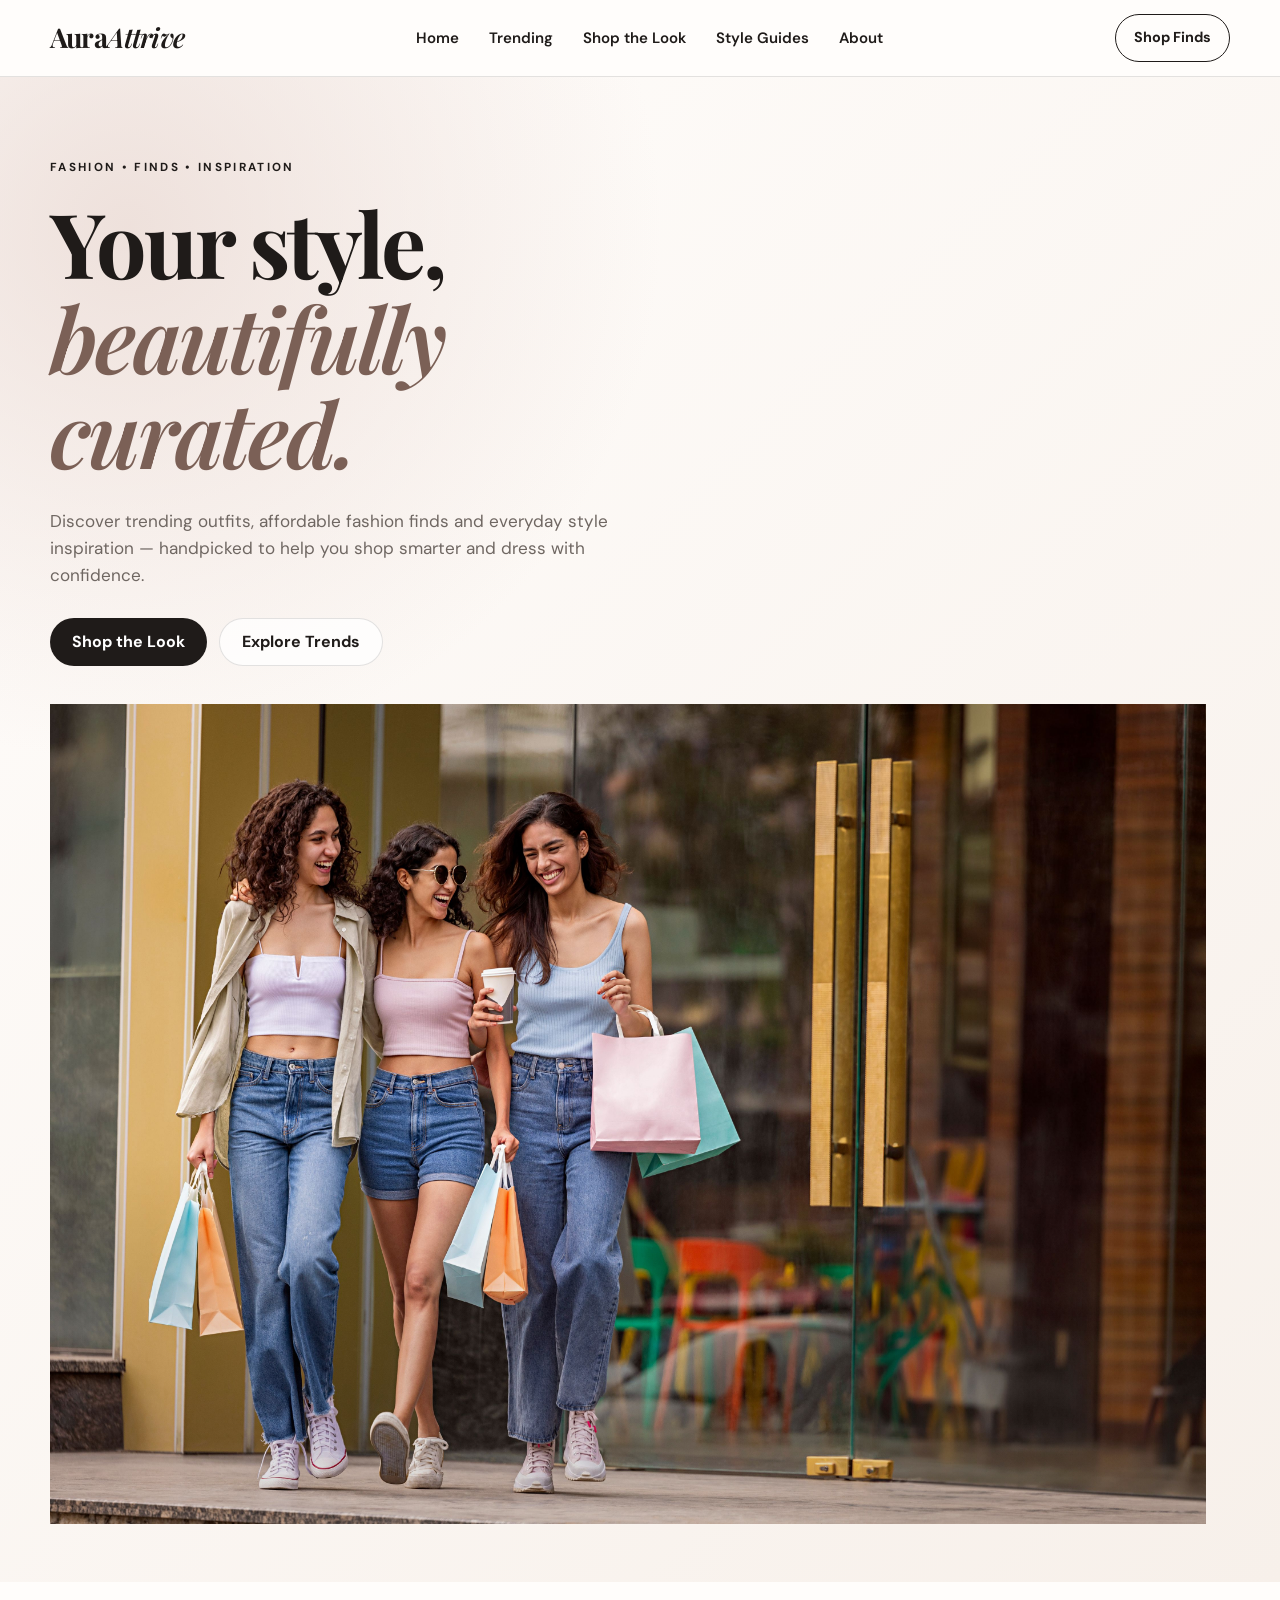
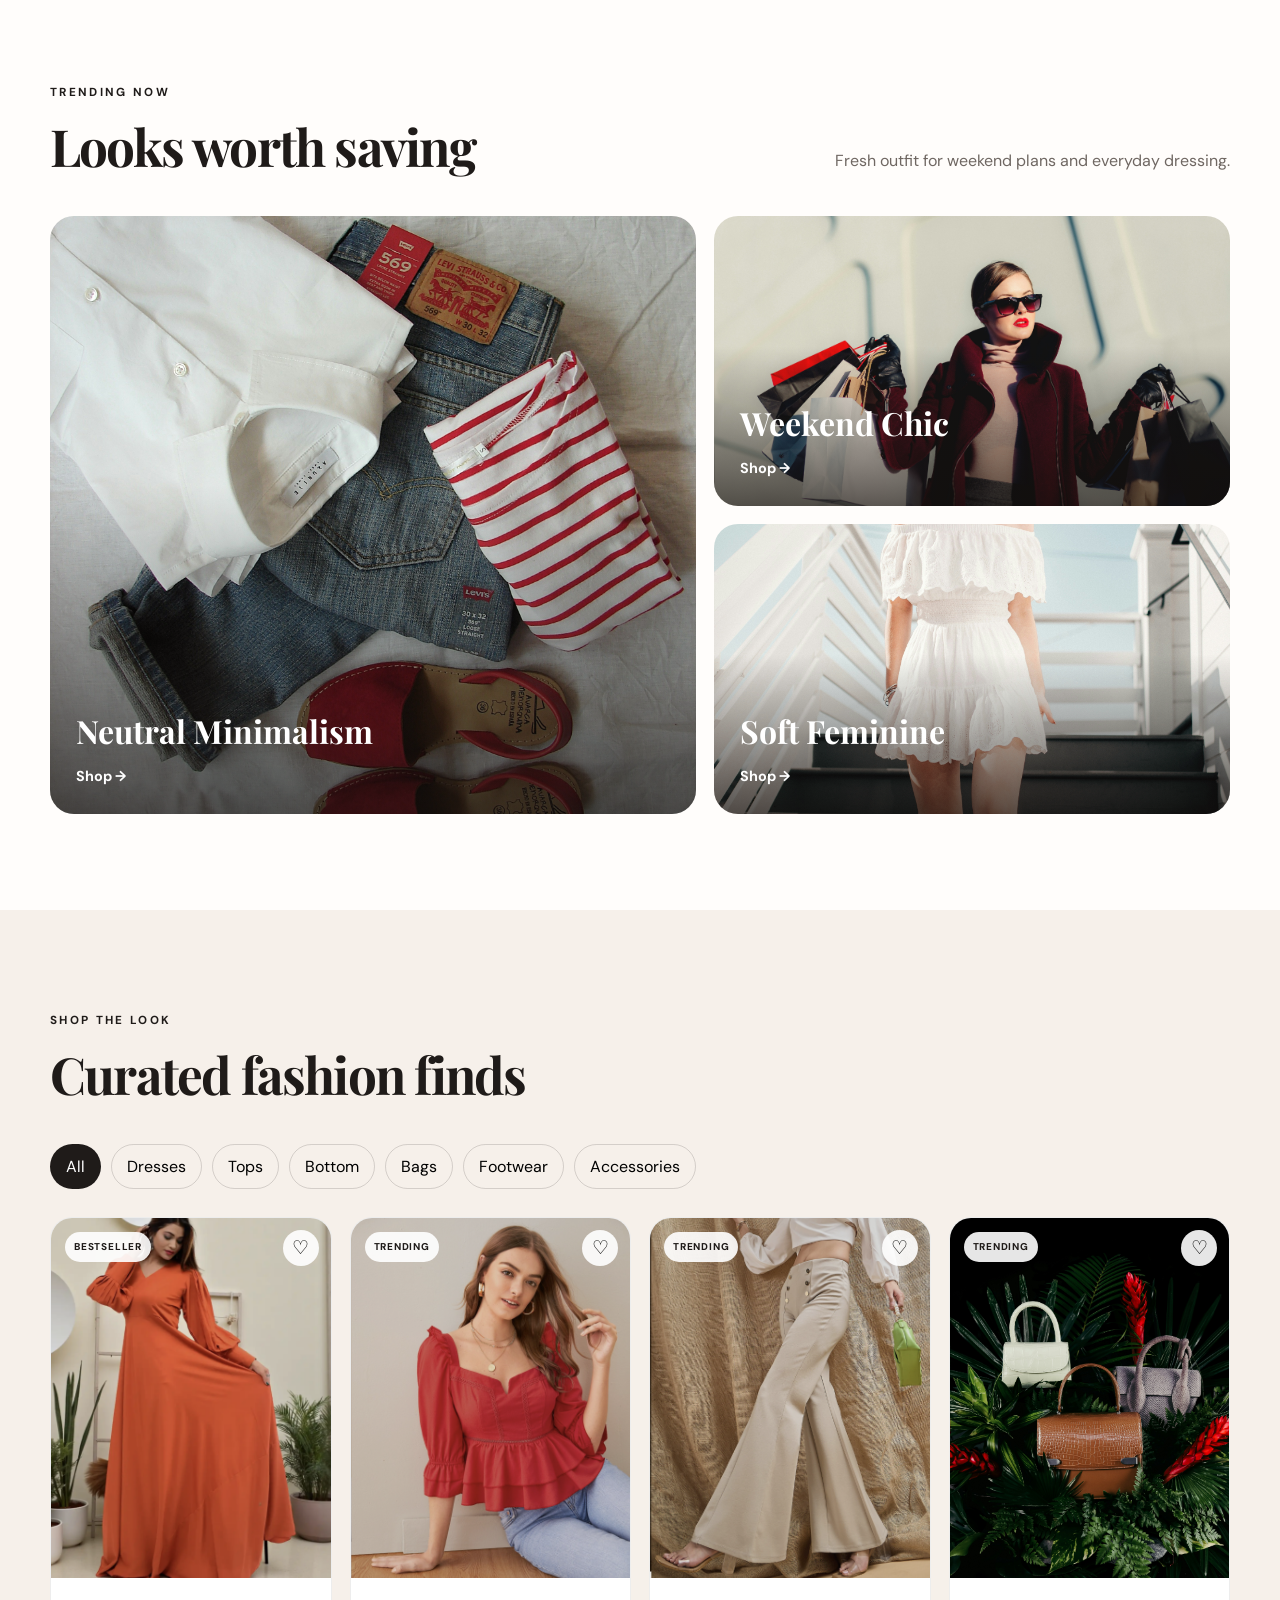
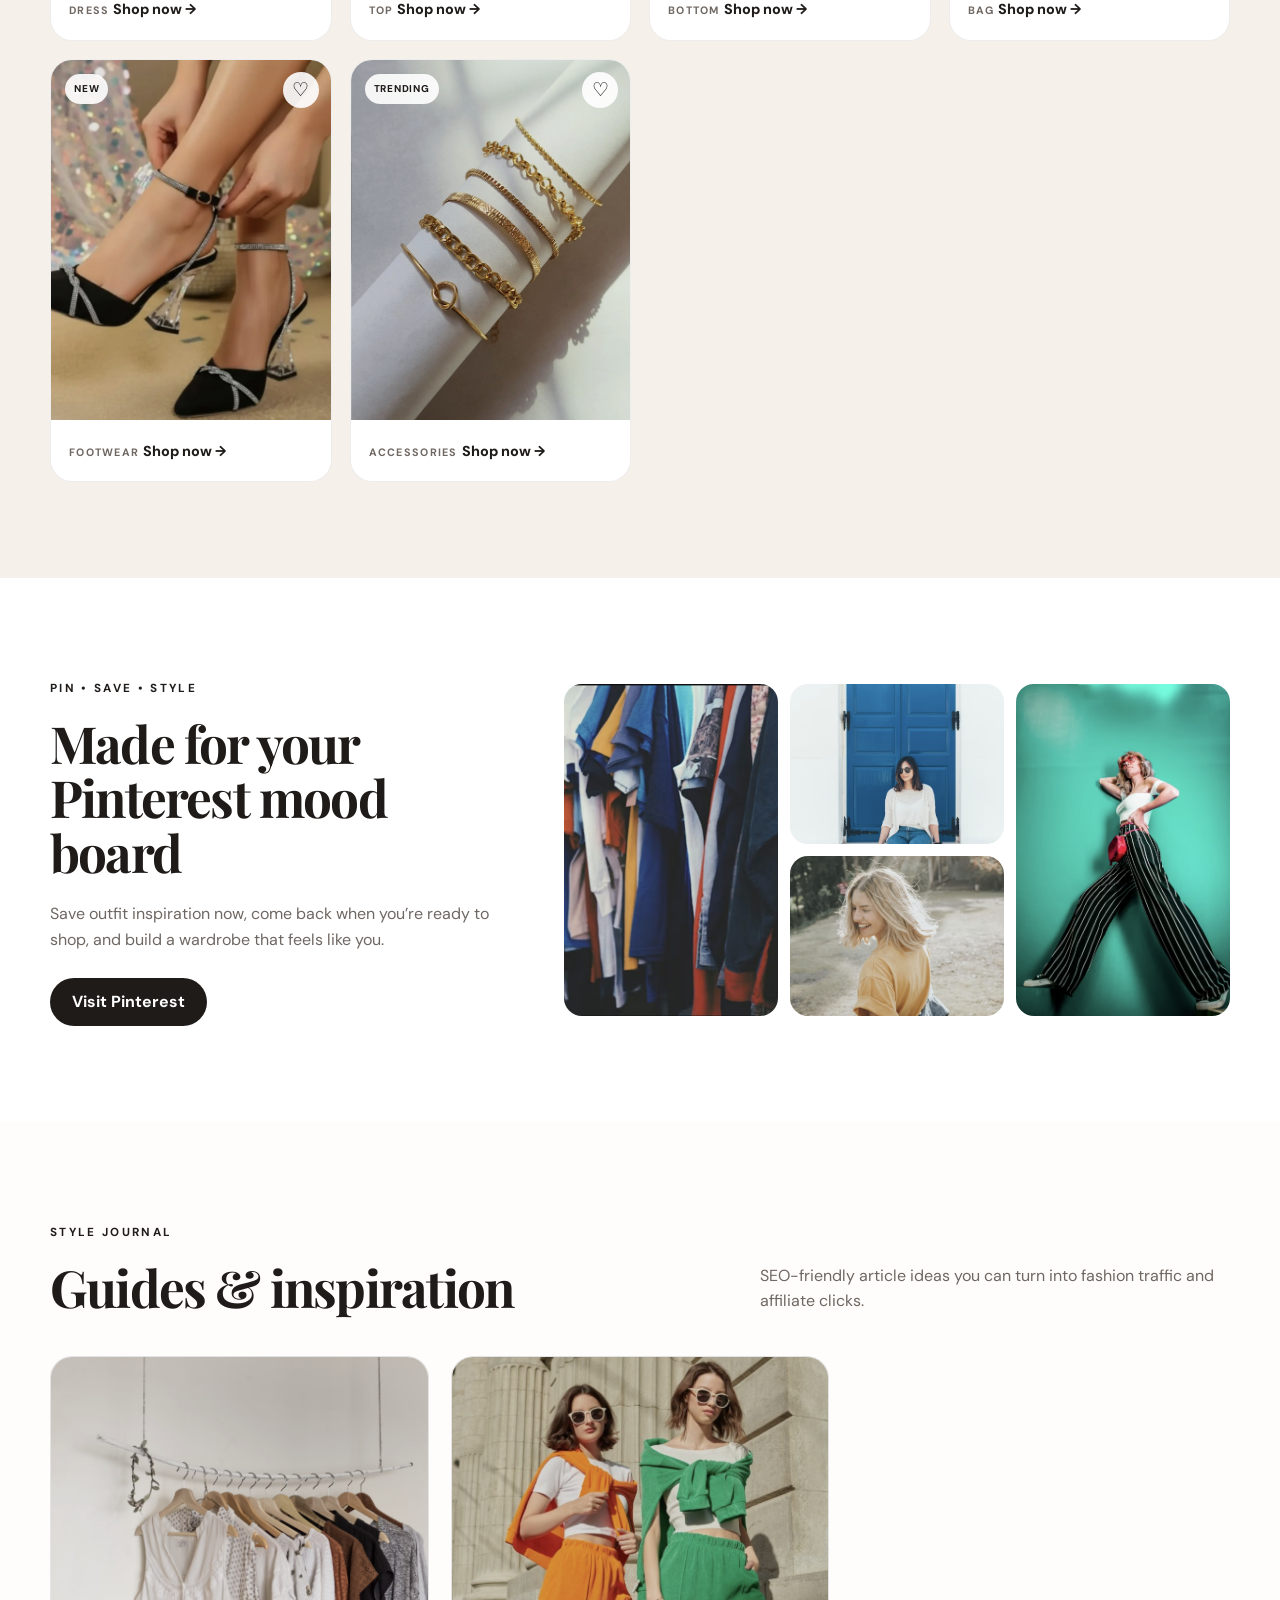
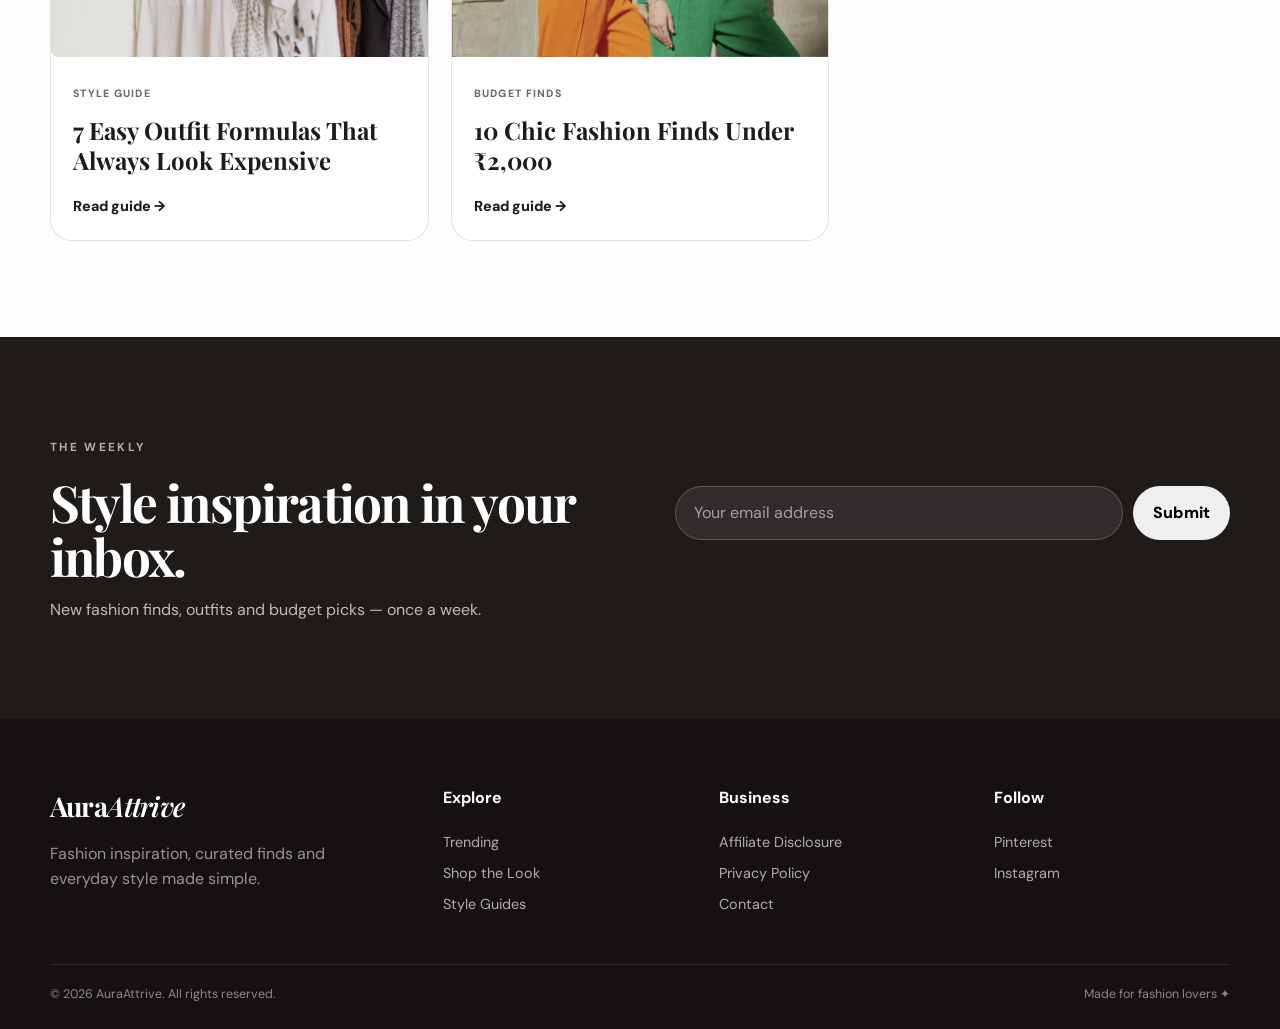
<file: index.html>
<!DOCTYPE html>
<html lang="en">
<head>
  <meta charset="UTF-8" />
  <meta name="viewport" content="width=device-width, initial-scale=1.0" />
  <meta name="description" content=" — fashion inspiration, budget finds, trending looks and curated affiliate picks." />
  <title> AuraAttrive | Fashion Finds & Style Inspiration</title>
  <link rel="preconnect" href="https://fonts.googleapis.com">
  <link rel="preconnect" href="https://fonts.gstatic.com" crossorigin>
  <link href="https://fonts.googleapis.com/css2?family=DM+Sans:wght@400;500;600;700&family=Playfair+Display:wght@600;700&display=swap" rel="stylesheet">
  <link rel="stylesheet" href="styles.css" />
</head>
<body>
  <header class="site-header">
    <div class="container nav-wrap">
      <a href="#home" class="brand" aria-label="AuraAttrive home">Aura<span>Attrive</span></a>

      <button class="menu-toggle" aria-label="Open navigation" aria-expanded="false">
        <span></span><span></span><span></span>
      </button>

      <nav class="nav-links" aria-label="Main navigation">
        <a href="#home">Home</a>
        <a href="#trending">Trending</a>
        <a href="#shop">Shop the Look</a>
        <a href="#guides">Style Guides</a>
        <a href="#about">About</a>
      </nav>

      <a class="nav-cta" href="#shop">Shop Finds</a>
    </div>
  </header>

  <main>
    <section class="hero" id="home">
      <div class="container hero-grid">
        <div class="hero-copy">
          <span class="eyebrow">FASHION • FINDS • INSPIRATION</span>
          <h1>Your style,<br><em>beautifully curated.</em></h1>
          <p>
            Discover trending outfits, affordable fashion finds and everyday style inspiration —
            handpicked to help you shop smarter and dress with confidence.
          </p>
          <div class="hero-actions">
            <a class="btn btn-dark" href="#shop">Shop the Look</a>
            <a class="btn btn-light" href="#trending">Explore Trends</a>
          </div>
          <div class="mini-proof">
            
        </div>

        <div class="hero-media">
          <div class="hero-image main-photo" role="img" aria-label="Stylish neutral fashion outfit"></div>
        </div>
      </div>
    </section>

    <section class="section" id="trending">
      <div class="container">
        <div class="section-heading">
          <div>
            <span class="eyebrow">TRENDING NOW</span>
            <h2>Looks worth saving</h2>
          </div>
          <p>Fresh outfit for weekend plans and everyday dressing.</p>
        </div>

        <div class="trend-grid">
          <article class="trend-card tall">
            <div class="trend-img trend-1"></div>
            <div class="trend-overlay">
      
              <h3>Neutral Minimalism</h3>
              <a href="#shop">Shop →</a>
            </div>
          </article>

          <article class="trend-card">
            <div class="trend-img trend-2"></div>
            <div class="trend-overlay">
          
              <h3>Weekend Chic</h3>
              <a href="#shop">Shop →</a>
            </div>
          </article>

          <article class="trend-card">
            <div class="trend-img trend-3"></div>
            <div class="trend-overlay">
            
              <h3>Soft Feminine</h3>
              <a href="#shop">Shop →</a>
            </div>
          </article>
        </div>
      </div>
    </section>

    <section class="section soft-section" id="shop">
      <div class="container">
        <div class="section-heading">
          <div>
            <span class="eyebrow">SHOP THE LOOK</span>
            <h2>Curated fashion finds</h2>
          </div>
        
        </div>

        <div class="filter-row" role="group" aria-label="Product categories">
          <button class="filter-btn active" data-filter="all">All</button>
          <button class="filter-btn" data-filter="dress">Dresses</button>
          <button class="filter-btn" data-filter="top">Tops</button>
          <button class="filter-btn" data-filter="buttom">Bottom</button>
          <button class="filter-btn" data-filter="bag">Bags</button>
          <button class="filter-btn" data-filter="Footwear">Footwear</button>
          <button class="filter-btn" data-filter="shoe">Accessories</button>
        </div>

        <div class="product-grid">
          <article class="product-card" data-category="dress">
            <div class="product-image prod-1">
              <span class="badge">BESTSELLER</span>
              <button class="save-btn" aria-label="Save item">♡</button>
            </div>
            <div class="product-body">
              <div>
                <span class="product-kicker">DRESS</span>
                
              <a class="shop-link" href="https://example.com" target="_blank" rel="nofollow sponsored noopener">Shop now →</a>
            </div>
          </article>

          <article class="product-card" data-category="top">
            <div class="product-image prod-2">
              <span class="badge">TRENDING</span>
              <button class="save-btn" aria-label="Save item">♡</button>
            </div>
            <div class="product-body">
              <div>
                <span class="product-kicker">TOP</span>
                
              <a class="shop-link" href="https://example.com" target="_blank" rel="nofollow sponsored noopener">Shop now →</a>
            </div>
          </article>

          <article class="product-card" data-category="bottom">
            <div class="product-image prod-3">
              <span class="badge">TRENDING</span>
              <button class="save-btn" aria-label="Save item">♡</button>
            </div>
            <div class="product-body">
              <div>
                <span class="product-kicker">BOTTOM</span>
                
              <a class="shop-link" href="https://example.com" target="_blank" rel="nofollow sponsored noopener">Shop now →</a>
            </div>
          </article>

          <article class="product-card" data-category="bag">
            <div class="product-image prod-4">
              <span class="badge">TRENDING</span>
              <button class="save-btn" aria-label="Save item">♡</button>
            </div>
            <div class="product-body">
              <div>
                <span class="product-kicker">BAG</span>
                
              <a class="shop-link" href="https://example.com" target="_blank" rel="nofollow sponsored noopener">Shop now →</a>
            </div>
          </article>

          <article class="product-card" data-category="heels">
            <div class="product-image prod-5">
              <span class="badge">NEW</span>
              <button class="save-btn" aria-label="Save item">♡</button>
            </div>
            <div class="product-body">
              <div>
                <span class="product-kicker">FOOTWEAR</span>
                
              <a class="shop-link" href="https://example.com" target="_blank" rel="nofollow sponsored noopener">Shop now →</a>
            </div>
          </article>

           <article class="product-card" data-category="accessories">
            <div class="product-image prod-6">
              <span class="badge">TRENDING</span>
              <button class="save-btn" aria-label="Save item">♡</button>
            </div>
            <div class="product-body">
              <div>
                <span class="product-kicker">ACCESSORIES</span>
                
              <a class="shop-link" href="https://example.com" target="_blank" rel="nofollow sponsored noopener">Shop now →</a>
            </div>
          </article>
        </div>
      </div>
    </section>

    <section class="section pinterest-section">
      <div class="container pinterest-grid">
        <div class="pinterest-copy">
          <span class="eyebrow">PIN • SAVE • STYLE</span>
          <h2>Made for your Pinterest mood board</h2>
          <p>
            Save outfit inspiration now, come back when you’re ready to shop,
            and build a wardrobe that feels like you.
          </p>
          <a class="btn btn-dark" href="https://www.pinterest.com/" target="_blank" rel="noopener">Visit Pinterest</a>
        </div>
        <div class="pin-collage">
          <div class="pin pin-a"></div>
          <div class="pin pin-b"></div>
          <div class="pin pin-c"></div>
          <div class="pin pin-d"></div>
        </div>
      </div>
    </section>

    <section class="section" id="guides">
      <div class="container">
        <div class="section-heading">
          <div>
            <span class="eyebrow">STYLE JOURNAL</span>
            <h2>Guides & inspiration</h2>
          </div>
          <p>SEO-friendly article ideas you can turn into fashion traffic and affiliate clicks.</p>
        </div>

        <div class="blog-grid">
          <article class="blog-card">
            <div class="blog-img blog-1"></div>
            <div class="blog-body">
              <span>STYLE GUIDE </span>
              <h3>7 Easy Outfit Formulas That Always Look Expensive</h3>
              <a href="#">Read guide →</a>
            </div>
          </article>
          <article class="blog-card">
            <div class="blog-img blog-2"></div>
            <div class="blog-body">
              <span>BUDGET FINDS </span>
              <h3>10 Chic Fashion Finds Under ₹2,000</h3>
              <a href="#">Read guide →</a>
            </div>
          </article>
         
        </div>
      </div>
    </section>

    <section class="section newsletter" id="about">
      <div class="container newsletter-inner">
        <div>
          <span class="eyebrow light">THE WEEKLY </span>
          <h2>Style inspiration in your inbox.</h2>
          <p>New fashion finds, outfits and budget picks — once a week.</p>
        </div>
        <form class="signup-form" id="signupForm">
          <input type="email" id="emailInput" placeholder="Your email address" aria-label="Email address" required />
          <button type="submit">Submit</button>
          <small id="formMessage"></small>
        </form>
      </div>
    </section>
  </main>

  <footer class="site-footer">
    <div class="container footer-grid">
      <div>
        <a href="#home" class="brand footer-brand">Aura<span>Attrive</span></a>
        <p>Fashion inspiration, curated finds and everyday style made simple.</p>
      </div>
      <div>
        <h4>Explore</h4>
        <a href="#trending">Trending</a>
        <a href="#shop">Shop the Look</a>
        <a href="#guides">Style Guides</a>
      </div>
      <div>
        <h4>Business</h4>
        <a href="affiliate-disclosure.html">Affiliate Disclosure</a>
        <a href="privacy.html">Privacy Policy</a>
        <a href="mailto:auraattrive@gmail.com">Contact</a>
      </div>
      <div>
        <h4>Follow</h4>
        <a href="https://www.pinterest.com/auraattrive" target="_blank" rel="noopener">Pinterest</a>
        <a href="https://www.instagram.com/auraattrive" target="_blank" rel="noopener">Instagram</a>
      </div>
    </div>
    <div class="container footer-bottom">
      <span>© <span id="year"></span> AuraAttrive. All rights reserved.</span>
      <span>Made for fashion lovers ✦</span>
    </div>
  </footer>

  <script src="script.js"></script>
</body>
</html>
</file>
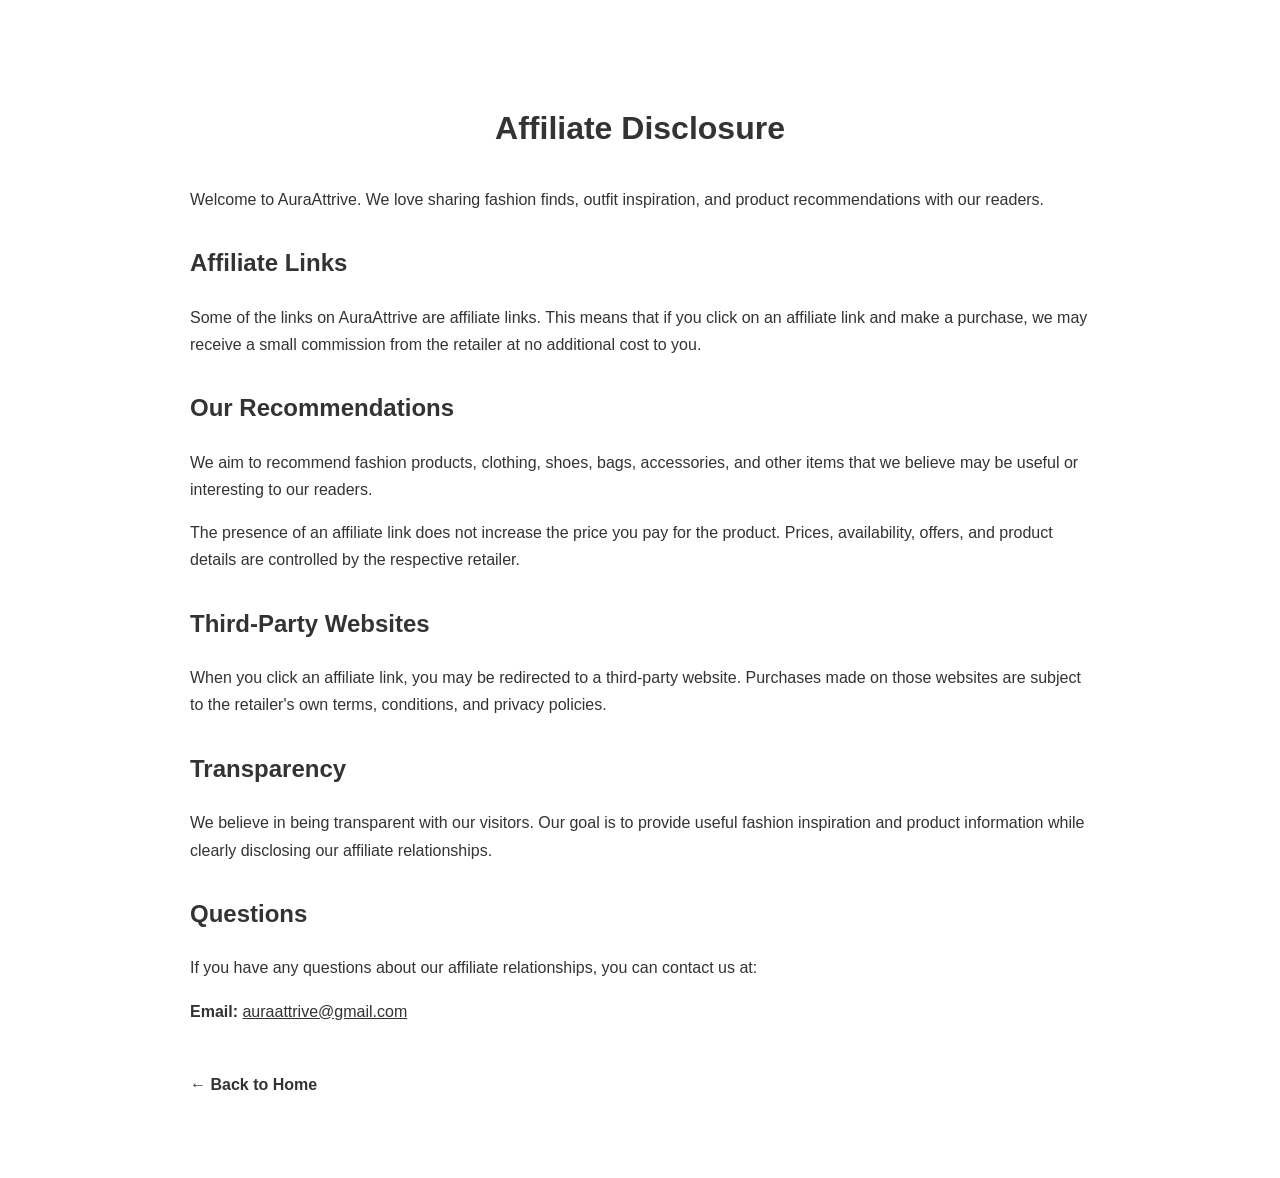
<file: affiliate-disclosure.html>
<!DOCTYPE html>
<html lang="en">
<head>
    <meta charset="UTF-8">
    <meta name="viewport" content="width=device-width, initial-scale=1.0">
    <title>Affiliate Disclosure | AuraAttrive</title>

    <style>
        body {
            font-family: Arial, sans-serif;
            line-height: 1.7;
            margin: 0;
            padding: 0;
            background: #fff;
            color: #333;
        }

        .container {
            max-width: 900px;
            margin: 50px auto;
            padding: 30px;
        }

        h1 {
            text-align: center;
            margin-bottom: 30px;
        }

        h2 {
            margin-top: 30px;
        }

        a {
            color: #333;
        }

        .back {
            display: inline-block;
            margin-top: 30px;
            text-decoration: none;
            font-weight: bold;
        }
    </style>
</head>

<body>

<div class="container">

    <h1>Affiliate Disclosure</h1>

    <p>
        Welcome to AuraAttrive. We love sharing fashion finds, outfit inspiration,
        and product recommendations with our readers.
    </p>

    <h2>Affiliate Links</h2>

    <p>
        Some of the links on AuraAttrive are affiliate links. This means that if
        you click on an affiliate link and make a purchase, we may receive a
        small commission from the retailer at no additional cost to you.
    </p>

    <h2>Our Recommendations</h2>

    <p>
        We aim to recommend fashion products, clothing, shoes, bags,
        accessories, and other items that we believe may be useful or
        interesting to our readers.
    </p>

    <p>
        The presence of an affiliate link does not increase the price you pay
        for the product. Prices, availability, offers, and product details are
        controlled by the respective retailer.
    </p>

    <h2>Third-Party Websites</h2>

    <p>
        When you click an affiliate link, you may be redirected to a
        third-party website. Purchases made on those websites are subject to
        the retailer's own terms, conditions, and privacy policies.
    </p>

    <h2>Transparency</h2>

    <p>
        We believe in being transparent with our visitors. Our goal is to
        provide useful fashion inspiration and product information while
        clearly disclosing our affiliate relationships.
    </p>

    <h2>Questions</h2>

    <p>
        If you have any questions about our affiliate relationships, you can
        contact us at:
    </p>

    <p>
        <strong>Email:</strong>
        <a href="mailto:auraattrive@gmail.com">
            auraattrive@gmail.com
        </a>
    </p>

    <a class="back" href="index.html">← Back to Home</a>

</div>

</body>
</html>
</file>
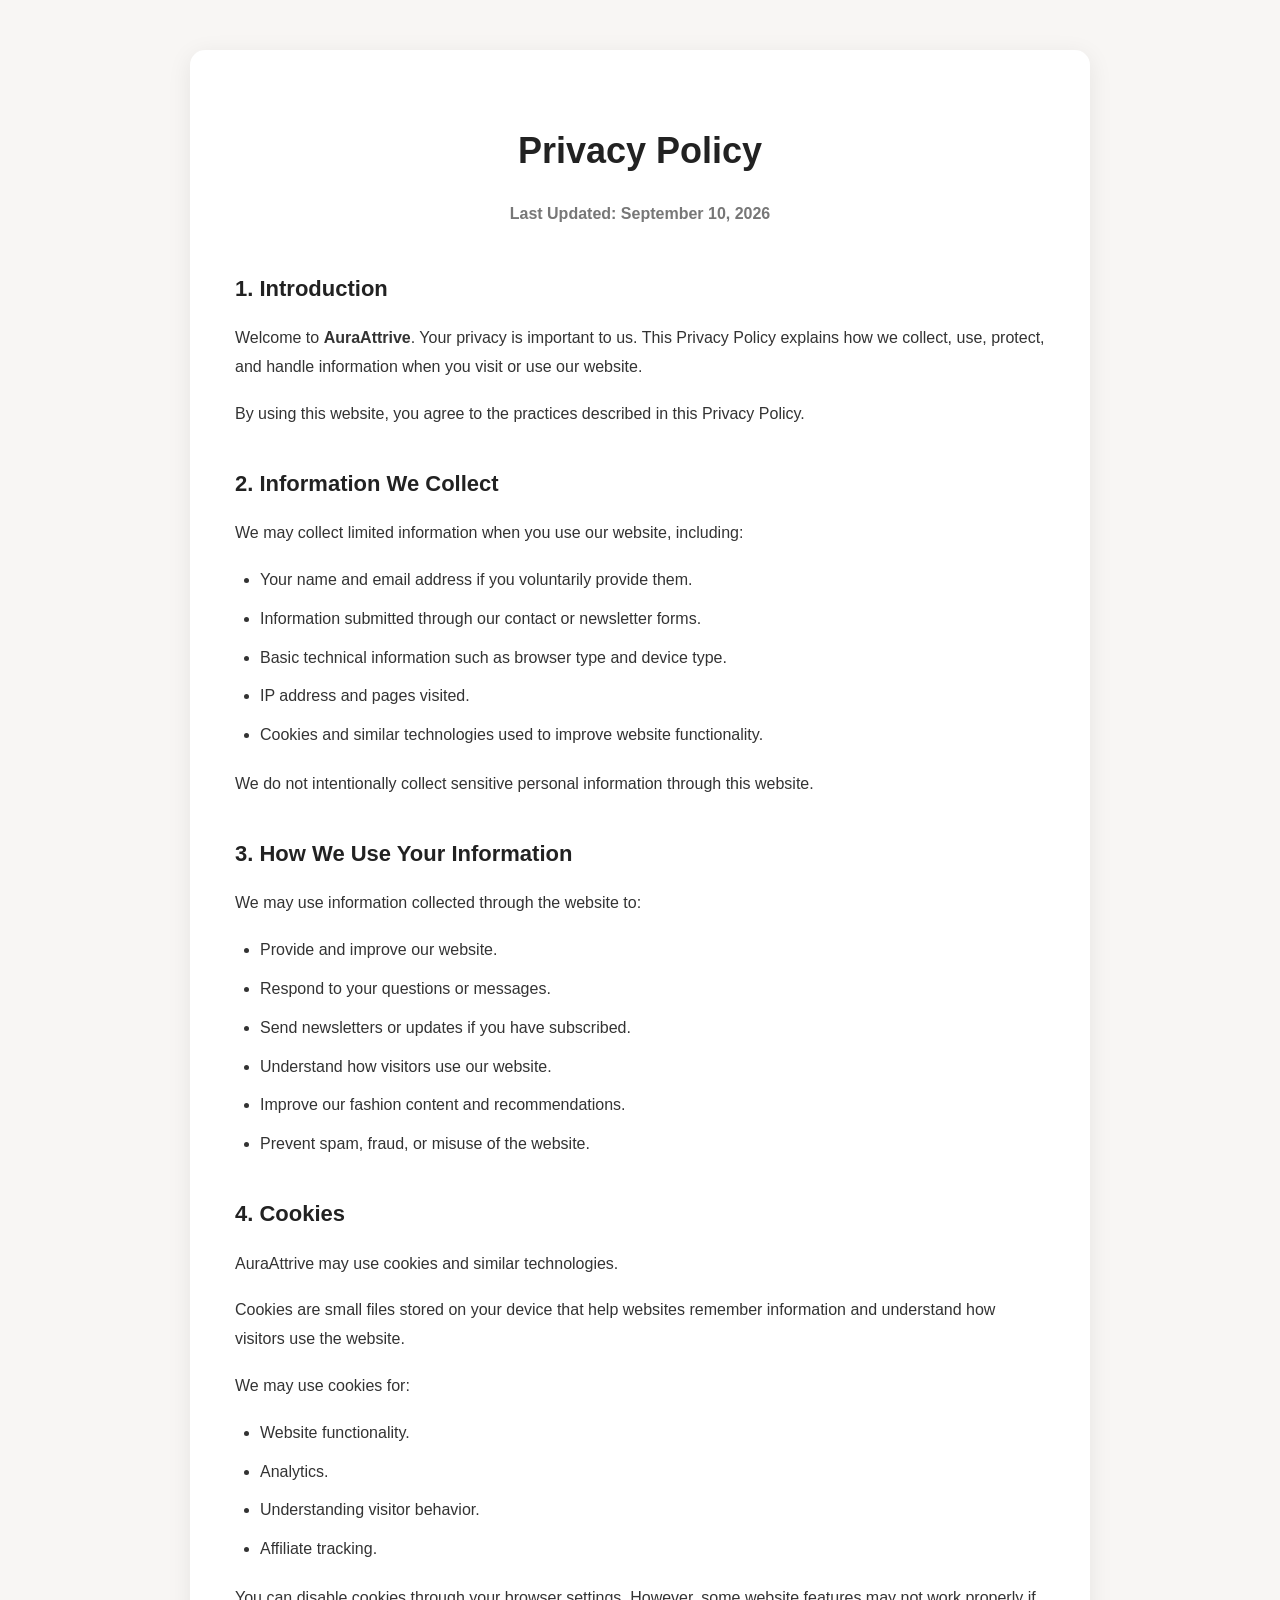
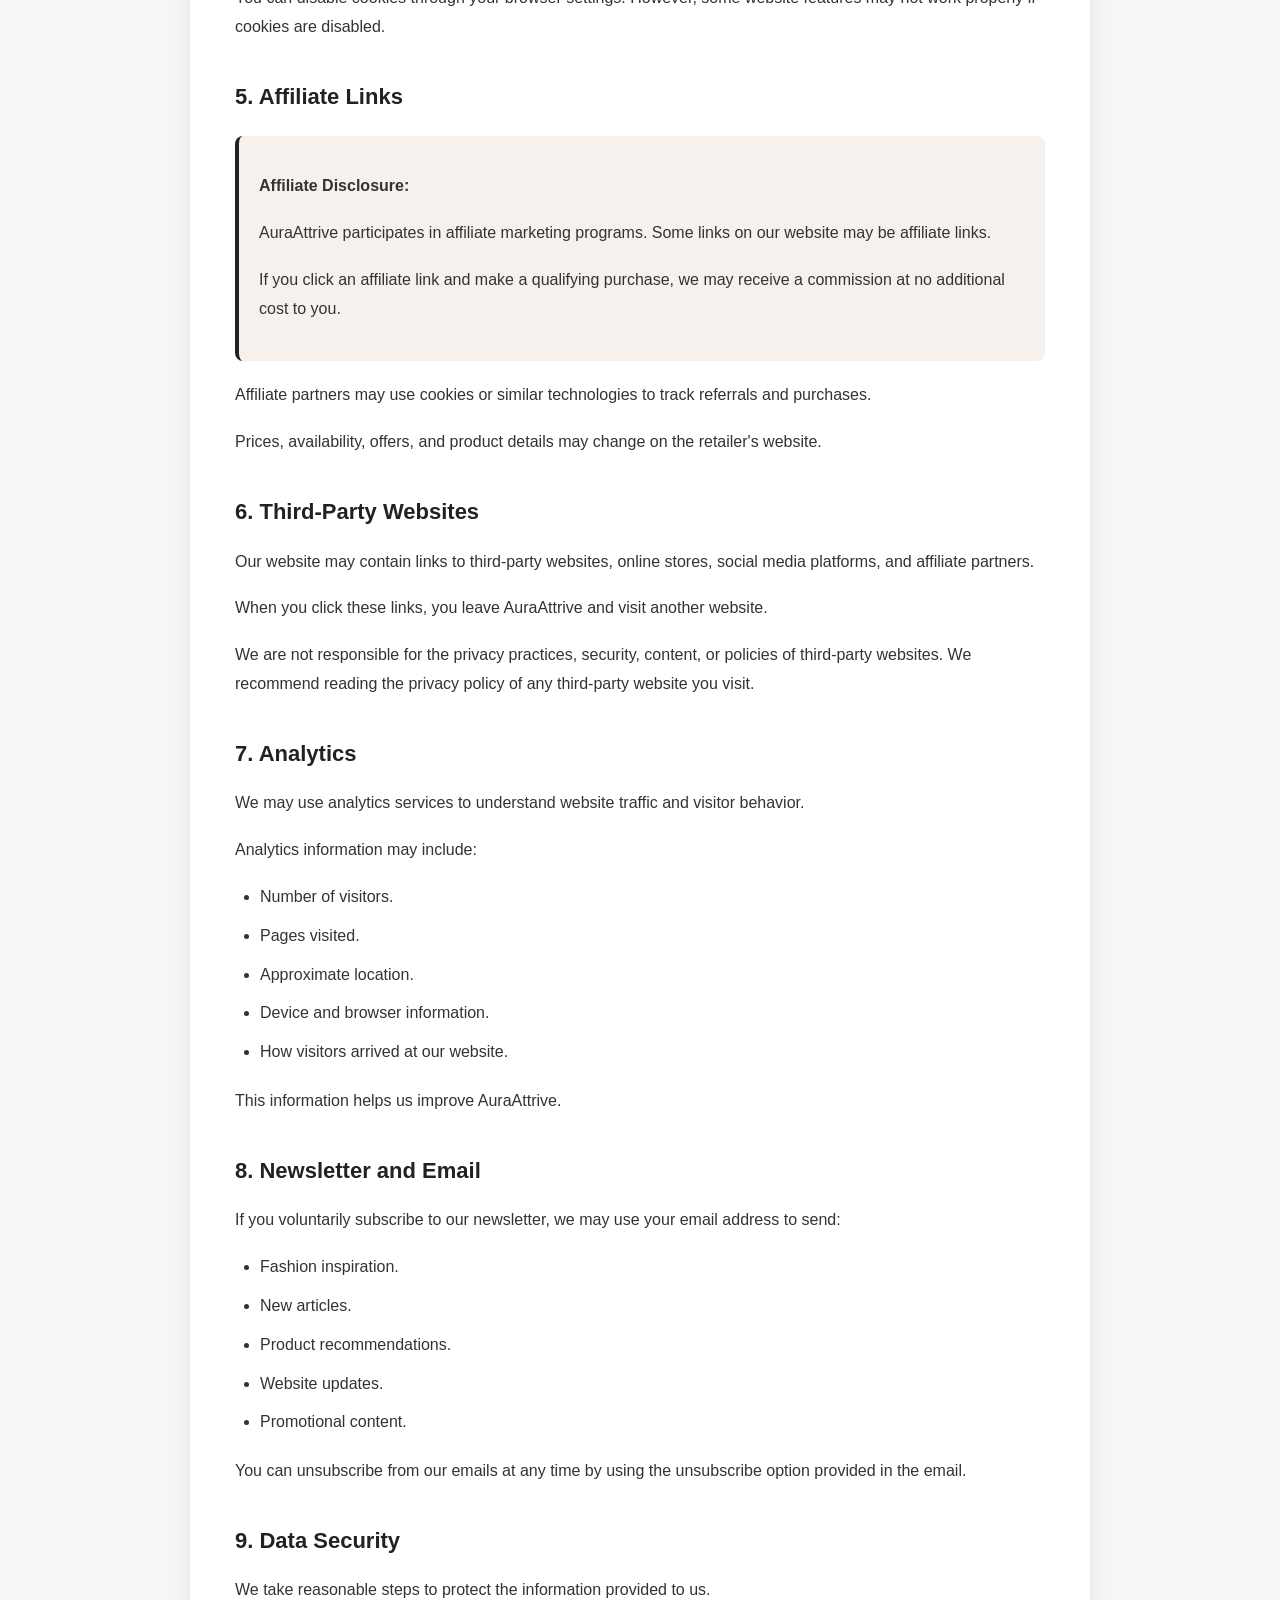
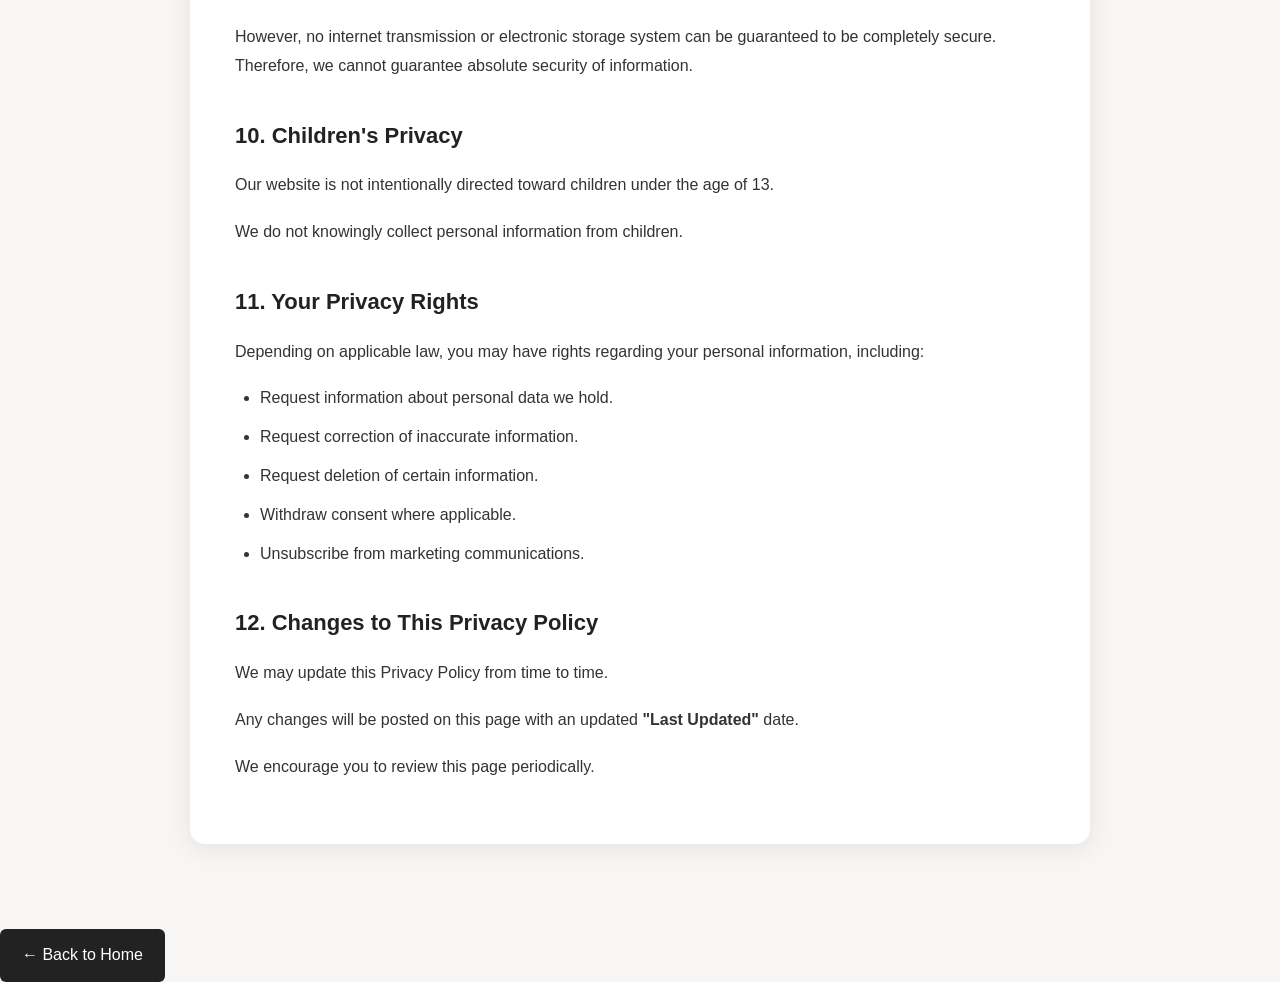
<file: privacy.html>
<!DOCTYPE html>
<html lang="en">
<head>
    <meta charset="UTF-8">
    <meta name="viewport" content="width=device-width, initial-scale=1.0">

    <title>Privacy Policy - AuraAttrive</title>

    <style>
        * {
            box-sizing: border-box;
        }

        body {
            margin: 0;
            padding: 0;
            font-family: Arial, Helvetica, sans-serif;
            background: #f8f6f4;
            color: #333;
            line-height: 1.8;
        }

        .container {
            max-width: 900px;
            margin: 50px auto;
            padding: 45px;
            background: #ffffff;
            border-radius: 15px;
            box-shadow: 0 5px 25px rgba(0, 0, 0, 0.08);
        }

        h1 {
            text-align: center;
            font-size: 36px;
            margin-bottom: 10px;
            color: #222;
        }

        .updated {
            text-align: center;
            color: #777;
            margin-bottom: 40px;
        }

        h2 {
            font-size: 22px;
            color: #222;
            margin-top: 35px;
            margin-bottom: 12px;
        }

        p {
            margin-bottom: 18px;
        }

        ul {
            margin: 10px 0 20px 25px;
            padding: 0;
        }

        li {
            margin-bottom: 10px;
        }

        .affiliate-box {
            background: #f7f1ed;
            padding: 20px;
            border-left: 4px solid #222;
            border-radius: 8px;
            margin: 20px 0;
        }

        .contact-box {
            background: #f5f5f5;
            padding: 20px;
            border-radius: 10px;
            margin-top: 20px;
        }

        a {
            color: #222;
            text-decoration: underline;
        }

        .back-home {
            display: inline-block;
            margin-top: 35px;
            padding: 12px 22px;
            background: #222;
            color: white;
            text-decoration: none;
            border-radius: 6px;
        }

        .back-home:hover {
            opacity: 0.85;
        }

        @media (max-width: 600px) {
            .container {
                margin: 20px;
                padding: 25px;
            }

            h1 {
                font-size: 28px;
            }

            h2 {
                font-size: 20px;
            }
        }
    </style>
</head>

<body>

<div class="container">

    <h1>Privacy Policy</h1>

    <p class="updated">
        <strong>Last Updated: September 10, 2026</strong>
    </p>


    <h2>1. Introduction</h2>

    <p>
        Welcome to <strong>AuraAttrive</strong>. Your privacy is important to us.
        This Privacy Policy explains how we collect, use, protect, and handle
        information when you visit or use our website.
    </p>

    <p>
        By using this website, you agree to the practices described in this
        Privacy Policy.
    </p>


    <h2>2. Information We Collect</h2>

    <p>
        We may collect limited information when you use our website, including:
    </p>

    <ul>
        <li>Your name and email address if you voluntarily provide them.</li>
        <li>Information submitted through our contact or newsletter forms.</li>
        <li>Basic technical information such as browser type and device type.</li>
        <li>IP address and pages visited.</li>
        <li>Cookies and similar technologies used to improve website functionality.</li>
    </ul>

    <p>
        We do not intentionally collect sensitive personal information through
        this website.
    </p>


    <h2>3. How We Use Your Information</h2>

    <p>We may use information collected through the website to:</p>

    <ul>
        <li>Provide and improve our website.</li>
        <li>Respond to your questions or messages.</li>
        <li>Send newsletters or updates if you have subscribed.</li>
        <li>Understand how visitors use our website.</li>
        <li>Improve our fashion content and recommendations.</li>
        <li>Prevent spam, fraud, or misuse of the website.</li>
    </ul>


    <h2>4. Cookies</h2>

    <p>
        AuraAttrive may use cookies and similar technologies.
    </p>

    <p>
        Cookies are small files stored on your device that help websites
        remember information and understand how visitors use the website.
    </p>

    <p>We may use cookies for:</p>

    <ul>
        <li>Website functionality.</li>
        <li>Analytics.</li>
        <li>Understanding visitor behavior.</li>
        <li>Affiliate tracking.</li>
    </ul>

    <p>
        You can disable cookies through your browser settings. However, some
        website features may not work properly if cookies are disabled.
    </p>


    <h2>5. Affiliate Links</h2>

    <div class="affiliate-box">

        <p>
            <strong>Affiliate Disclosure:</strong>
        </p>

        <p>
            AuraAttrive participates in affiliate marketing programs. Some links
            on our website may be affiliate links.
        </p>

        <p>
            If you click an affiliate link and make a qualifying purchase,
            we may receive a commission at no additional cost to you.
        </p>

    </div>

    <p>
        Affiliate partners may use cookies or similar technologies to track
        referrals and purchases.
    </p>

    <p>
        Prices, availability, offers, and product details may change on the
        retailer's website.
    </p>


    <h2>6. Third-Party Websites</h2>

    <p>
        Our website may contain links to third-party websites, online stores,
        social media platforms, and affiliate partners.
    </p>

    <p>
        When you click these links, you leave AuraAttrive and visit another
        website.
    </p>

    <p>
        We are not responsible for the privacy practices, security, content,
        or policies of third-party websites. We recommend reading the privacy
        policy of any third-party website you visit.
    </p>


    <h2>7. Analytics</h2>

    <p>
        We may use analytics services to understand website traffic and visitor
        behavior.
    </p>

    <p>Analytics information may include:</p>

    <ul>
        <li>Number of visitors.</li>
        <li>Pages visited.</li>
        <li>Approximate location.</li>
        <li>Device and browser information.</li>
        <li>How visitors arrived at our website.</li>
    </ul>

    <p>
        This information helps us improve AuraAttrive.
    </p>


    <h2>8. Newsletter and Email</h2>

    <p>
        If you voluntarily subscribe to our newsletter, we may use your email
        address to send:
    </p>

    <ul>
        <li>Fashion inspiration.</li>
        <li>New articles.</li>
        <li>Product recommendations.</li>
        <li>Website updates.</li>
        <li>Promotional content.</li>
    </ul>

    <p>
        You can unsubscribe from our emails at any time by using the
        unsubscribe option provided in the email.
    </p>


    <h2>9. Data Security</h2>

    <p>
        We take reasonable steps to protect the information provided to us.
    </p>

    <p>
        However, no internet transmission or electronic storage system can be
        guaranteed to be completely secure. Therefore, we cannot guarantee
        absolute security of information.
    </p>


    <h2>10. Children's Privacy</h2>

    <p>
        Our website is not intentionally directed toward children under the
        age of 13.
    </p>

    <p>
        We do not knowingly collect personal information from children.
    </p>


    <h2>11. Your Privacy Rights</h2>

    <p>
        Depending on applicable law, you may have rights regarding your
        personal information, including:
    </p>

    <ul>
        <li>Request information about personal data we hold.</li>
        <li>Request correction of inaccurate information.</li>
        <li>Request deletion of certain information.</li>
        <li>Withdraw consent where applicable.</li>
        <li>Unsubscribe from marketing communications.</li>
    </ul>


    <h2>12. Changes to This Privacy Policy</h2>

    <p>
        We may update this Privacy Policy from time to time.
    </p>

    <p>
        Any changes will be posted on this page with an updated
        <strong>"Last Updated"</strong> date.
    </p>

    <p>
        We encourage you to review this page periodically.
    </p>


    </div>


    <a href="index.html" class="back-home">
        ← Back to Home
    </a>

</div>

</body>
</html>
</file>
<file: styles.css>
* {
  box-sizing: border-box;
  margin: 0;
  padding: 0;
}

:root {
  --ink: #1f1b19;
  --muted: #6f6762;
  --paper: #fffdfb;
  --cream: #f6f0ea;
  --rose: #eadad4;
  --line: rgba(31, 27, 25, 0.12);
  --white: #fefbfb;
  --radius: 24px;
}

html { scroll-behavior: smooth; }

body {
  font-family: "DM Sans", sans-serif;
  color: var(--ink);
  background: var(--paper);
  line-height: 1.6;
}

img { max-width: 100%; display: block; }
a { color: inherit; text-decoration: none; }
button, input { font: inherit; }

.container {
  width: min(1180px, calc(100% - 40px));
  margin-inline: auto;
}

.site-header {
  position: sticky;
  top: 0;
  z-index: 100;
  background: rgba(255, 253, 251, 0.92);
  backdrop-filter: blur(16px);
  border-bottom: 1px solid var(--line);
}

.nav-wrap {
  min-height: 76px;
  display: flex;
  align-items: center;
  justify-content: space-between;
  gap: 24px;
}

.brand {
  font-family: "Playfair Display", serif;
  font-size: 1.7rem;
  font-weight: 700;
  letter-spacing: -0.03em;
}

.brand span { font-style: italic; font-weight: 600; }

.nav-links {
  display: flex;
  gap: 30px;
  align-items: center;
  font-size: 0.94rem;
  font-weight: 600;
}

.nav-links a { position: relative; }
.nav-links a::after {
  content: "";
  position: absolute;
  left: 0;
  bottom: -6px;
  width: 0;
  height: 1px;
  background: var(--ink);
  transition: 0.25s;
}
.nav-links a:hover::after { width: 100%; }

.nav-cta {
  padding: 11px 18px;
  border: 1px solid var(--ink);
  border-radius: 999px;
  font-weight: 700;
  font-size: 0.9rem;
}

.menu-toggle {
  display: none;
  border: 0;
  background: transparent;
  width: 38px;
  height: 38px;
}
.menu-toggle span {
  display: block;
  width: 22px;
  height: 2px;
  background: var(--ink);
  margin: 5px auto;
  transition: 0.2s;
}

.hero {
  padding: 76px 0 58px;
  background:
    radial-gradient(circle at 10% 10%, rgba(234,218,212,.8), transparent 30%),
    linear-gradient(135deg, #fffdfb, #f7f0ea);
}

.hero-grid {
  display: grid;
  grid-template-columns: 1fr 0.92fr;
  gap: 70px;
  align-items: center;
}

.eyebrow {
  display: inline-block;
  font-size: 0.73rem;
  font-weight: 700;
  letter-spacing: 0.2em;
  margin-bottom: 18px;
}

.hero h1,
.section-heading h2,
.pinterest-copy h2,
.newsletter h2 {
  font-family: "Playfair Display", serif;
  line-height: 1.06;
  letter-spacing: -0.035em;
}

.hero h1 {
  font-size: clamp(3.2rem, 7vw, 6.2rem);
  max-width: 760px;
}

.hero h1 em {
  font-weight: 600;
  color: #7b6056;
}

.hero-copy > p {
  max-width: 650px;
  color: var(--muted);
  font-size: 1.07rem;
  margin: 28px 0;
}

.hero-actions {
  display: flex;
  flex-wrap: wrap;
  gap: 12px;
}

.btn {
  min-height: 48px;
  display: inline-flex;
  align-items: center;
  justify-content: center;
  padding: 0 22px;
  border-radius: 999px;
  font-weight: 700;
  transition: transform .2s ease, opacity .2s ease;
}
.btn:hover { transform: translateY(-2px); }
.btn-dark { background: var(--ink); color: white; }
.btn-light { background: rgba(255,255,255,.75); border: 1px solid var(--line); }

.mini-proof {
  display: flex;
  flex-wrap: wrap;
  gap: 28px;
  margin-top: 38px;
}
.mini-proof div { display: grid; }
.mini-proof strong { font-size: 0.98rem; }
.mini-proof span { font-size: 0.8rem; color: var(--muted); }

.hero-media {
  position: relative;
  min-height: calc(100vh - 80px);
  width: 100%;
}

.hero-image {
  height: calc(100vh - 80px);
  width: 200%;
  border-radius: 0;
  background-size: 100% 100%;
  background-position: center center;
  background-repeat: no-repeat;
  box-shadow: none;
}

.main-photo {
  background-image:
    linear-gradient(to top, rgba(24,18,15,.14), transparent 45%),
    url("main.jpg");
}

.floating-card {
  position: absolute;
  background: rgba(255,255,255,.94);
  backdrop-filter: blur(10px);
  border: 1px solid rgba(255,255,255,.7);
  box-shadow: 0 18px 50px rgba(45,34,29,.16);
  border-radius: 18px;
  padding: 16px 18px;
}

.floating-card span, .floating-card small { display: block; }
.floating-card span {
  font-size: .65rem;
  font-weight: 700;
  letter-spacing: .14em;
}
.floating-card small { color: var(--muted); margin-top: 2px; }
.card-one { left: -45px; bottom: 65px; }
.card-two { right: -28px; top: 80px; }

.logo-strip {
  border-top: 1px solid var(--line);
  border-bottom: 1px solid var(--line);
  background: #fff;
}
.logo-strip-inner {
  min-height: 62px;
  display: flex;
  justify-content: space-between;
  align-items: center;
  gap: 18px;
  color: #7b736e;
  font-size: .73rem;
  font-weight: 700;
  letter-spacing: .17em;
  overflow: hidden;
  white-space: nowrap;
}

.section { padding: 96px 0; }
.soft-section { background: var(--cream); }

.section-heading {
  display: flex;
  align-items: end;
  justify-content: space-between;
  gap: 40px;
  margin-bottom: 42px;
}
.section-heading h2, .pinterest-copy h2, .newsletter h2 {
  font-size: clamp(2.3rem, 4vw, 4.3rem);
}
.section-heading p {
  max-width: 470px;
  color: var(--muted);
}

.trend-grid {
  display: grid;
  grid-template-columns: 1.25fr 1fr;
  grid-template-rows: 290px 290px;
  gap: 18px;
}
.trend-card {
  position: relative;
  overflow: hidden;
  border-radius: var(--radius);
}
.trend-card.tall { grid-row: 1 / 3; }

.trend-img,
.blog-img,
.product-image,
.pin {
  background-size: cover;
  background-position: center;
}

.trend-img {
  position: absolute;
  inset: 0;
  transition: transform .5s ease;
}
.trend-card:hover .trend-img { transform: scale(1.04); }

.trend-1 { background-image: url("Neutral.jpg"); }
.trend-2 { background-image: url("Weekend.jpg"); }
.trend-3 { background-image: url("Soft.jpg"); }

.trend-overlay {
  position: absolute;
  inset: 0;
  display: flex;
  flex-direction: column;
  justify-content: end;
  padding: 26px;
  color: white;
  background: linear-gradient(to top, rgba(18,14,12,.68), transparent 55%);
}
.trend-overlay span { font-size: .75rem; opacity: .85; }
.trend-overlay h3 {
  font-family: "Playfair Display", serif;
  font-size: 2rem;
  margin: 3px 0 8px;
}
.trend-overlay a { font-weight: 700; font-size: .9rem; }

.filter-row {
  display: flex;
  flex-wrap: wrap;
  gap: 10px;
  margin-bottom: 28px;
}
.filter-btn {
  border: 1px solid rgba(31,27,25,.16);
  background: transparent;
  padding: 9px 15px;
  border-radius: 999px;
  cursor: pointer;
}
.filter-btn.active, .filter-btn:hover {
  background: var(--ink);
  color: white;
}

.product-grid {
  display: grid;
  grid-template-columns: repeat(4, 1fr);
  gap: 18px;
}

.product-card {
  background: white;
  border-radius: 22px;
  overflow: hidden;
  border: 1px solid rgba(31,27,25,.08);
  transition: transform .22s ease, box-shadow .22s ease;
}
.product-card:hover {
  transform: translateY(-5px);
  box-shadow: 0 20px 45px rgba(46,35,30,.10);
}

.product-image {
  height: 360px;
  position: relative;
}
.prod-1 { background-image: url("Dress.png"); }
.prod-2 { background-image: url("Tops.png"); }
.prod-3 { background-image: url("Bottom.png"); }
.prod-4 { background-image: url("Bags.jpg"); }
.prod-5 { background-image: url("footwear.png"); } 
.prod-6 { background-image: url("Accessories.png"); }
.badge {
  position: absolute;
  top: 14px;
  left: 14px;
  background: rgba(255,255,255,.9);
  border-radius: 999px;
  padding: 7px 9px;
  font-size: .62rem;
  font-weight: 800;
  letter-spacing: .08em;
  font-background: var(--white)
}
.save-btn {
  position: absolute;
  top: 12px;
  right: 12px;
  width: 36px;
  height: 36px;
  border: 0;
  border-radius: 50%;
  background: rgba(255,255,255,.9);
  cursor: pointer;
  font-size: 1.2rem;
}

.product-body { padding: 18px; }
.product-kicker {
  font-size: .67rem;
  color: var(--muted);
  letter-spacing: .12em;
  font-weight: 700;
}
.product-body h3 { font-size: 1rem; margin-top: 3px; }
.price-row {
  display: flex;
  gap: 8px;
  align-items: center;
  margin: 16px 0 12px;
}
.price-row span {
  color: #9b938e;
  text-decoration: line-through;
  font-size: .85rem;
}
.shop-link { font-size: .9rem; font-weight: 800; }


.pinterest-section { background: white; }
.pinterest-grid {
  display: grid;
  grid-template-columns: .8fr 1.2fr;
  gap: 70px;
  align-items: center;
}
.pinterest-copy p {
  color: var(--muted);
  max-width: 510px;
  margin: 22px 0 26px;
}
.pin-collage {
  display: grid;
  grid-template-columns: repeat(3, 1fr);
  grid-auto-rows: 160px;
  gap: 12px;
}
.pin { border-radius: 18px; }
.pin-a { grid-row: span 2; background-image: url("pinterest1.png"); }
.pin-b { background-image: url("pinterest2.png"); }
.pin-c { grid-row: span 2; background-image: url("pinterest3.png"); }
.pin-d { background-image: url("pinterest4.png"); }

.blog-grid {
  display: grid;
  grid-template-columns: repeat(3, 1fr);
  gap: 22px;
}
.blog-card {
  border: 1px solid var(--line);
  border-radius: 22px;
  overflow: hidden;
  background: white;
}
.blog-img { height: 300px; }
.blog-1 { background-image: url("Styleguide.png"); }
.blog-2 { background-image: url("Bidgetfinds.png"); }

.blog-body { padding: 22px; }
.blog-body span {
  font-size: .66rem;
  letter-spacing: .12em;
  font-weight: 800;
  color: var(--muted);
}
.blog-body h3 {
  font-family: "Playfair Display", serif;
  font-size: 1.5rem;
  line-height: 1.25;
  margin: 10px 0 18px;
}
.blog-body a { font-weight: 800; font-size: .9rem; }

.newsletter {
  background: var(--ink);
  color: white;
}
.newsletter-inner {
  display: grid;
  grid-template-columns: 1fr 1fr;
  gap: 70px;
  align-items: center;
}
.newsletter p { color: rgba(255,255,255,.7); margin-top: 14px; }
.light { color: rgba(255,255,255,.65); }

.signup-form {
  display: grid;
  grid-template-columns: 1fr auto;
  gap: 10px;
}
.signup-form input {
  min-height: 54px;
  border-radius: 999px;
  border: 1px solid rgba(255,255,255,.2);
  background: rgba(255,255,255,.08);
  color: white;
  padding: 0 18px;
  outline: none;
}
.signup-form input::placeholder { color: rgba(255,255,255,.55); }
.signup-form button {
  border: 0;
  border-radius: 999px;
  padding: 0 20px;
  font-weight: 800;
  cursor: pointer;
}
.signup-form small {
  grid-column: 1 / -1;
  color: #d9cec8;
  min-height: 20px;
}

.site-footer { background: #141110; color: white; padding: 66px 0 24px; }
.footer-grid {
  display: grid;
  grid-template-columns: 1.5fr repeat(3, 1fr);
  gap: 40px;
}
.footer-brand { display: inline-block; margin-bottom: 12px; }
.footer-grid p {
  color: rgba(255,255,255,.55);
  max-width: 320px;
}
.footer-grid h4 { margin-bottom: 12px; }
.footer-grid > div:not(:first-child) {
  display: flex;
  flex-direction: column;
  gap: 8px;
}
.footer-grid a:not(.brand) { color: rgba(255,255,255,.66); font-size: .9rem; }
.footer-bottom {
  margin-top: 48px;
  padding-top: 20px;
  border-top: 1px solid rgba(255,255,255,.1);
  display: flex;
  justify-content: space-between;
  gap: 20px;
  color: rgba(255,255,255,.5);
  font-size: .78rem;
}

.hidden-card { display: none !important; }

@media (max-width: 980px) {
  .nav-links, .nav-cta { display: none; }
  .menu-toggle { display: block; cursor: pointer; }
  .nav-links.open {
    display: flex;
    position: absolute;
    top: 76px;
    left: 20px;
    right: 20px;
    background: white;
    border: 1px solid var(--line);
    border-radius: 18px;
    padding: 20px;
    flex-direction: column;
    align-items: flex-start;
    gap: 16px;
    box-shadow: 0 20px 50px rgba(31,27,25,.12);
  }

  .hero-grid, .pinterest-grid, .newsletter-inner {
    grid-template-columns: 1fr;
  }

  .hero-media { min-height: 520px; }
  .hero-image { height: 520px; }
  .hero-grid { gap: 46px; }

  .product-grid { grid-template-columns: repeat(2, 1fr); }
  .blog-grid { grid-template-columns: 1fr 1fr; }
  .footer-grid { grid-template-columns: 1fr 1fr; }
}

@media (max-width: 700px) {
  .container { width: min(100% - 28px, 1180px); }
  .section { padding: 72px 0; }
  .hero { padding-top: 48px; }
  .hero h1 { font-size: clamp(3rem, 14vw, 4.8rem); }

  .hero-media { min-height: 430px; }
  .hero-image { height: 430px; border-radius: 100px 100px 22px 22px; }
  .card-one { left: 8px; bottom: 24px; }
  .card-two { right: 8px; top: 28px; }

  .section-heading {
    align-items: flex-start;
    flex-direction: column;
    gap: 14px;
  }

  .trend-grid {
    grid-template-columns: 1fr;
    grid-template-rows: repeat(3, 370px);
  }
  .trend-card.tall { grid-row: auto; }

  .product-grid, .blog-grid, .footer-grid { grid-template-columns: 1fr; }
  .product-image { height: 430px; }

  .pin-collage { grid-auto-rows: 130px; }
  .signup-form { grid-template-columns: 1fr; }
  .signup-form button { min-height: 52px; }
  .footer-bottom { flex-direction: column; }
}

@media (max-width: 440px) {
  .mini-proof { gap: 18px; }
  .product-image { height: 390px; }
  .pin-collage { grid-template-columns: 1fr 1fr; }
  .pin-c { grid-row: span 1; }
}
</file>
